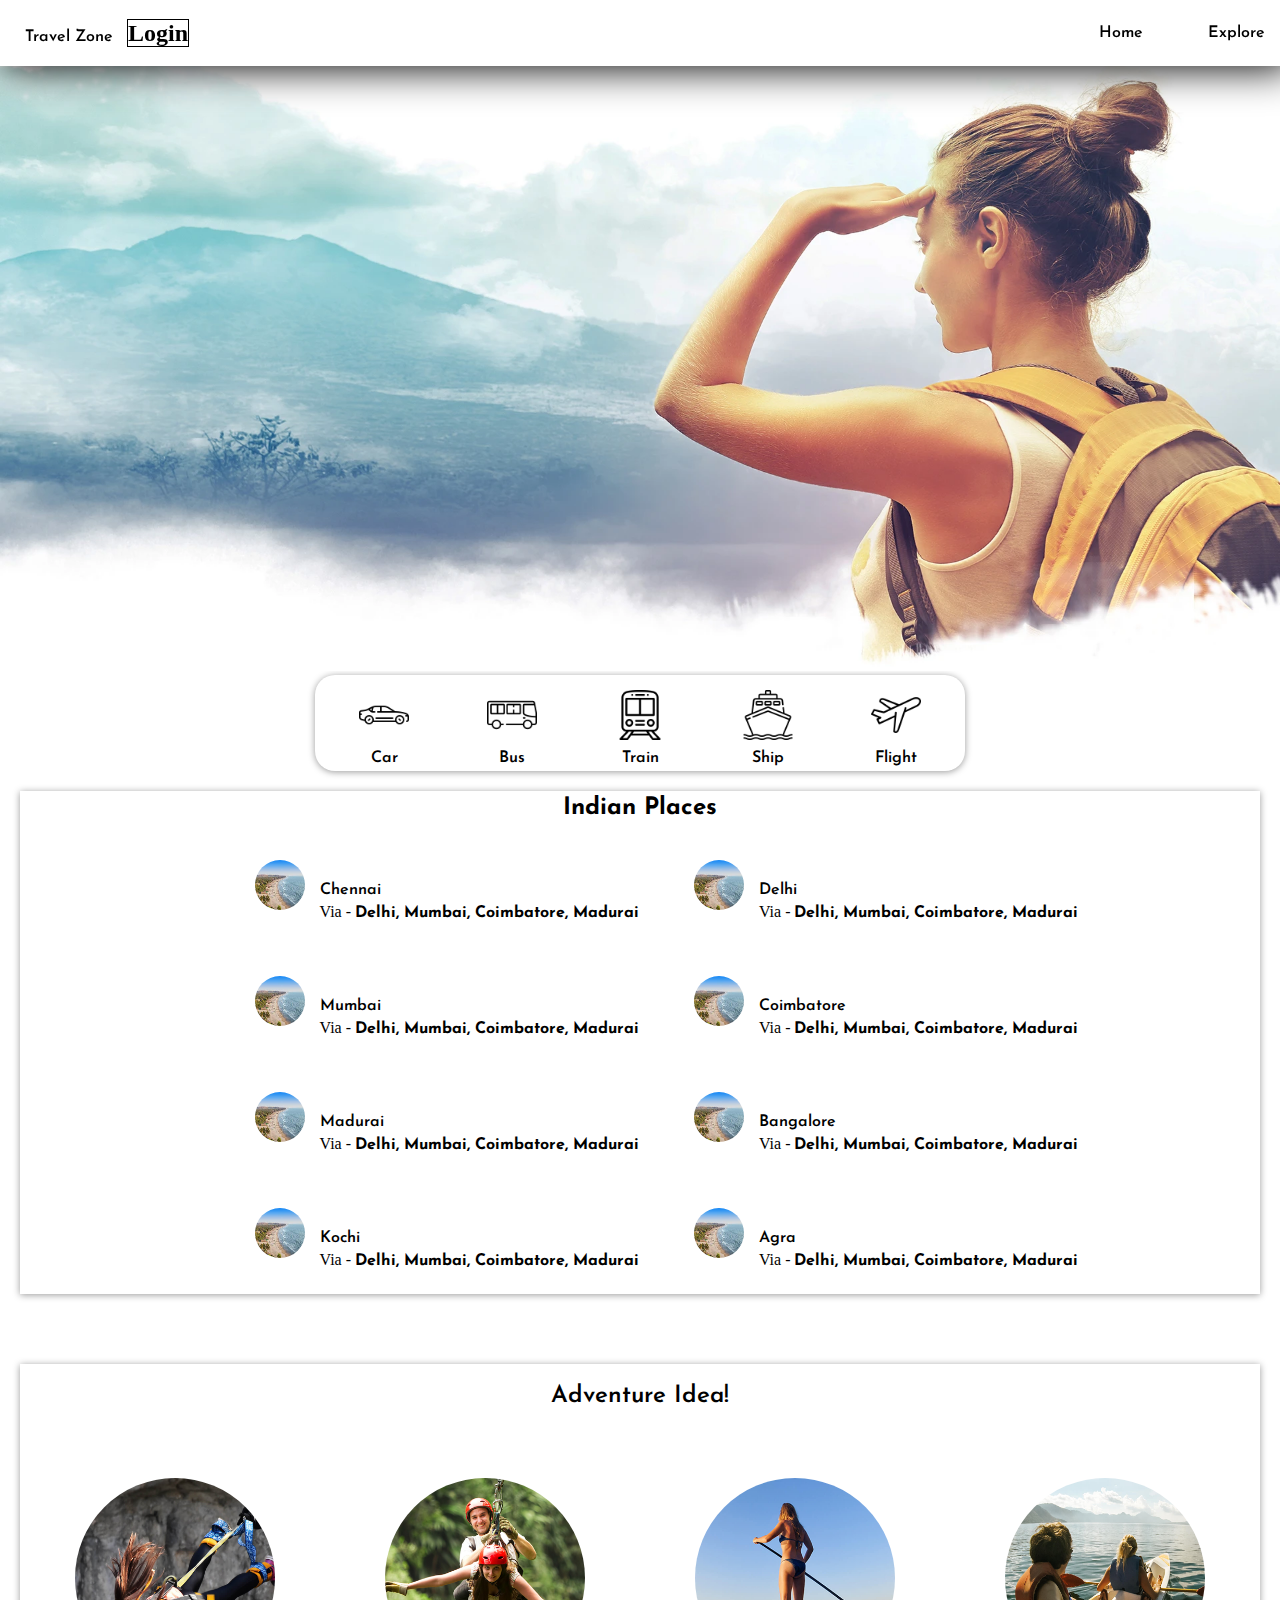
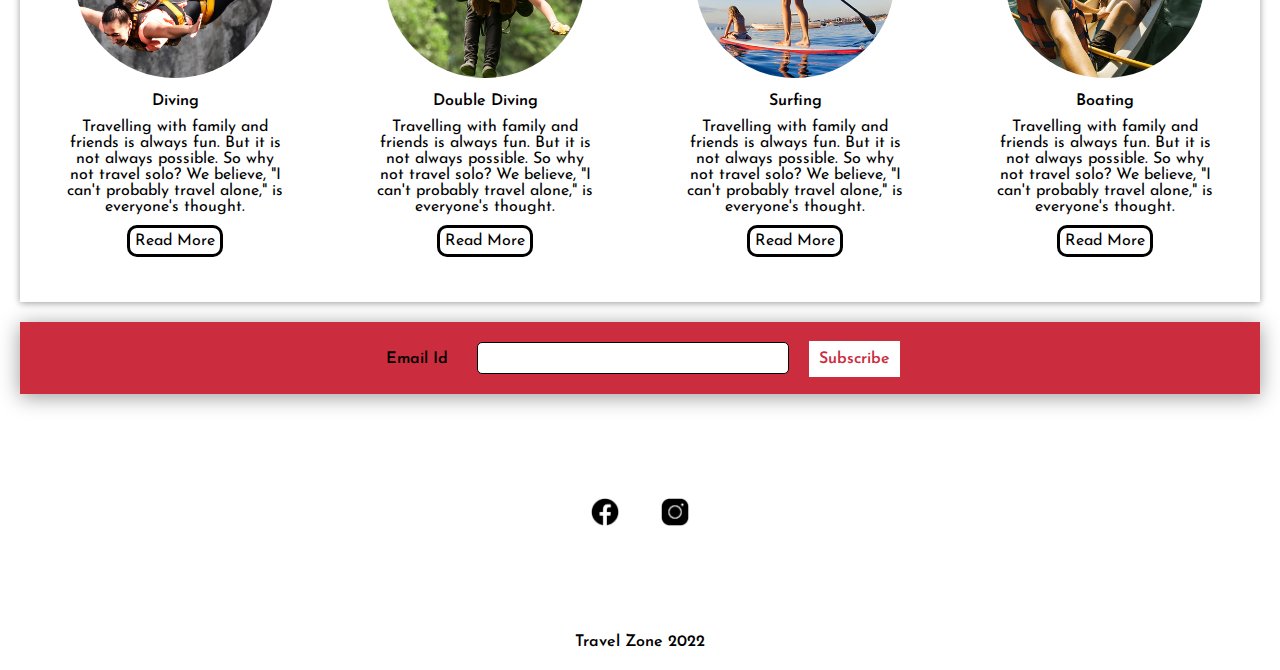
<file: Tour Website/Index.html>
<!DOCTYPE html>
<html lang="en">

<head>
    <meta charset="UTF-8">
    <meta http-equiv="X-UA-Compatible" content="IE=edge">
    <meta name="viewport" content="width=device-width, initial-scale=1.0">
    <title>Travel Zone</title>
    <link rel="stylesheet" href="./Style.css">

    <style>
        @import url('https://fonts.googleapis.com/css2?family=Josefin+Sans&display=swap');
    </style>
</head>

<body>
    <header class="head" id="head">
        <div class="headlis">
            <a href="./Index.html">Travel Zone</a>
            <span class="headlis1">Login</span>
        </div>
        <div class="resm">
            <img src="./images/bars.png" alt="Nav" class="bars" id="barsi" />
            <img src="./images/icons8-close-100.png" class="tclose" id="tclose"/>
        <ul id="heu">
            <li>Home</li>
            <li><a href="Index1.html">Explore</a></li>

            <!-- <li>offers</li> -->
            <!-- <li>About</li> -->
        </ul>
        
    </div>
    </header>
    <!-- <div class="resnav">
        <ul class="resnav1">
            <li>Home</li>
            <li><a href="Index1.html">Explore</a></li>
            <li>offers</li>
            <li>About</li>
        </ul>
    </div> -->
    <div class="heroimg">
        <img src="./images/home-bg-2.jpg" alt="" />
    </div>
    <ul class="traitem">
        <li><img src="./images/sedan.png" />Car</li>
        <li><img src="./images/bus.png" />Bus</li>
        <li><img src="./images/train.png" />Train</li>
        <li><img src="./images/ship.png" />Ship</li>
        <li><img src="./images/airplane.png" />Flight</li>
    </ul>
    <div class="travellist">
        <header class=" try">
            <h2>Indian Places</h2>
        </header>
        <div class="listname">
            <div class="listcont"><img src="./images/goa.jfif" />
                <div class="listlis">
                    <span class="listcity"><strong>Chennai</strong></span>
                    <span class="listrou">Via - <strong>Delhi, Mumbai, Coimbatore, Madurai</strong></span>
                </div>
            </div>
            <div class="listcont"><img src="./images/goa.jfif" />
                <div class="listlis">
                    <span class="listcity"><strong>Delhi</strong></span>
                    <span class="listrou">Via - <strong>Delhi, Mumbai, Coimbatore, Madurai</strong></span>
                </div>
            </div>
            <div class="listcont"><img src="./images/goa.jfif" />
                <div class="listlis">
                    <span class="listcity"><strong>Mumbai</strong></span>
                    <span class="listrou">Via - <strong>Delhi, Mumbai, Coimbatore, Madurai</strong></span>
                </div>
            </div>
            <div class="listcont"><img src="./images/goa.jfif" />
                <div class="listlis">
                    <span class="listcity"><strong>Coimbatore</strong></span>
                    <span class="listrou">Via - <strong>Delhi, Mumbai, Coimbatore, Madurai</strong></span>
                </div>
            </div>
            <div class="listcont"><img src="./images/goa.jfif" />
                <div class="listlis">
                    <span class="listcity"><strong>Madurai</strong></span>
                    <span class="listrou">Via - <strong>Delhi, Mumbai, Coimbatore, Madurai</strong></span>
                </div>
            </div>
            <div class="listcont"><img src="./images/goa.jfif" />
                <div class="listlis">
                    <span class="listcity"><strong>Bangalore</strong></span>
                    <span class="listrou">Via - <strong>Delhi, Mumbai, Coimbatore, Madurai</strong></span>
                </div>
            </div>
            <div class="listcont"><img src="./images/goa.jfif" />
                <div class="listlis">
                    <span class="listcity"><strong>Kochi</strong></span>
                    <span class="listrou">Via - <strong>Delhi, Mumbai, Coimbatore, Madurai</strong></span>
                </div>
            </div>
            <div class="listcont"><img src="./images/goa.jfif" />
                <div class="listlis">
                    <span class="listcity"><strong>Agra</strong></span>
                    <span class="listrou">Via - <strong>Delhi, Mumbai, Coimbatore, Madurai</strong></span>
                </div>
            </div>
        </div>

    </div>
    <div class="ideacol">
        <diV class="ideacol0">
            <h2>Adventure Idea!</h2>
        </diV>
        <div class="ideacol01">
            <div class="ideacol1">
                <img src="./images/category-1.jpg" alt="" />
                <h4>Diving</h4>
                <p>Travelling with family and friends is always fun. But it is not always possible. So why not travel
                    solo? We believe, "I can't probably travel alone," is everyone's thought.</p>
                <a href="">Read More</a>
            </div>
            <div class="ideacol1">
                <img src="./images/category-2.jpg" alt="" />
                <h4>Double Diving</h4>
                <p>Travelling with family and friends is always fun. But it is not always possible. So why not travel
                    solo? We believe, "I can't probably travel alone," is everyone's thought.</p>
                <a href="">Read More</a>
            </div>
            <div class="ideacol1">
                <img src="./images/category-3.jpg" alt="" />
                <h4>Surfing</h4>
                <p>Travelling with family and friends is always fun. But it is not always possible. So why not travel
                    solo? We believe, "I can't probably travel alone," is everyone's thought.</p>
                <a href="">Read More</a>
            </div>
            <div class="ideacol1">
                <img src="./images/category-4.jpg" alt="" />
                <h4>Boating</h4>
                <p>Travelling with family and friends is always fun. But it is not always possible. So why not travel
                    solo? We believe, "I can't probably travel alone," is everyone's thought.</p>
                <a href="">Read More</a>
            </div>
        </div>
    </div>
    <div class="mailent">
        <div class="mailent1">
            <label for="Email">Email Id</label>
            <input type="email" class="Email" id="Email" /><a class="subscbtn" id="subscbtn">Subscribe</a>
            <div class="out" id="out"> </div>

        </div>
    </div>
    <div class="linform">
        <div class="linform00">
            <h2 class="linform0">Welcome</h2>
            <span class="closei"><img src="./images/icons8-close-100.png"></span>
            <div class="linform1">
                <label for="Logf">Email or Phone Number</label>
                <input type="text" class="Logf">
            </div>
            <div class="linform2">
                <label for="logpass">Password</label>
                <input type="text" class="logpass">
            </div>
            <div class="login"><a>Log In</a></div>
        </div>
    </div>

    <footer>
        <div class="foot">
            <a href="https://www.instagram.com/"> <img src="./images/icons8-facebook-250.png" alt="" /></a>
            <a href="https://www.instagram.com/"><img src="./images/icons8-instagram-250.png" alt="" /></a>
        </div>
        <p class="foot1">Travel Zone 2022</p>
    </footer>

</body>
<script src="./Script.js"></script>

</html>
</file>
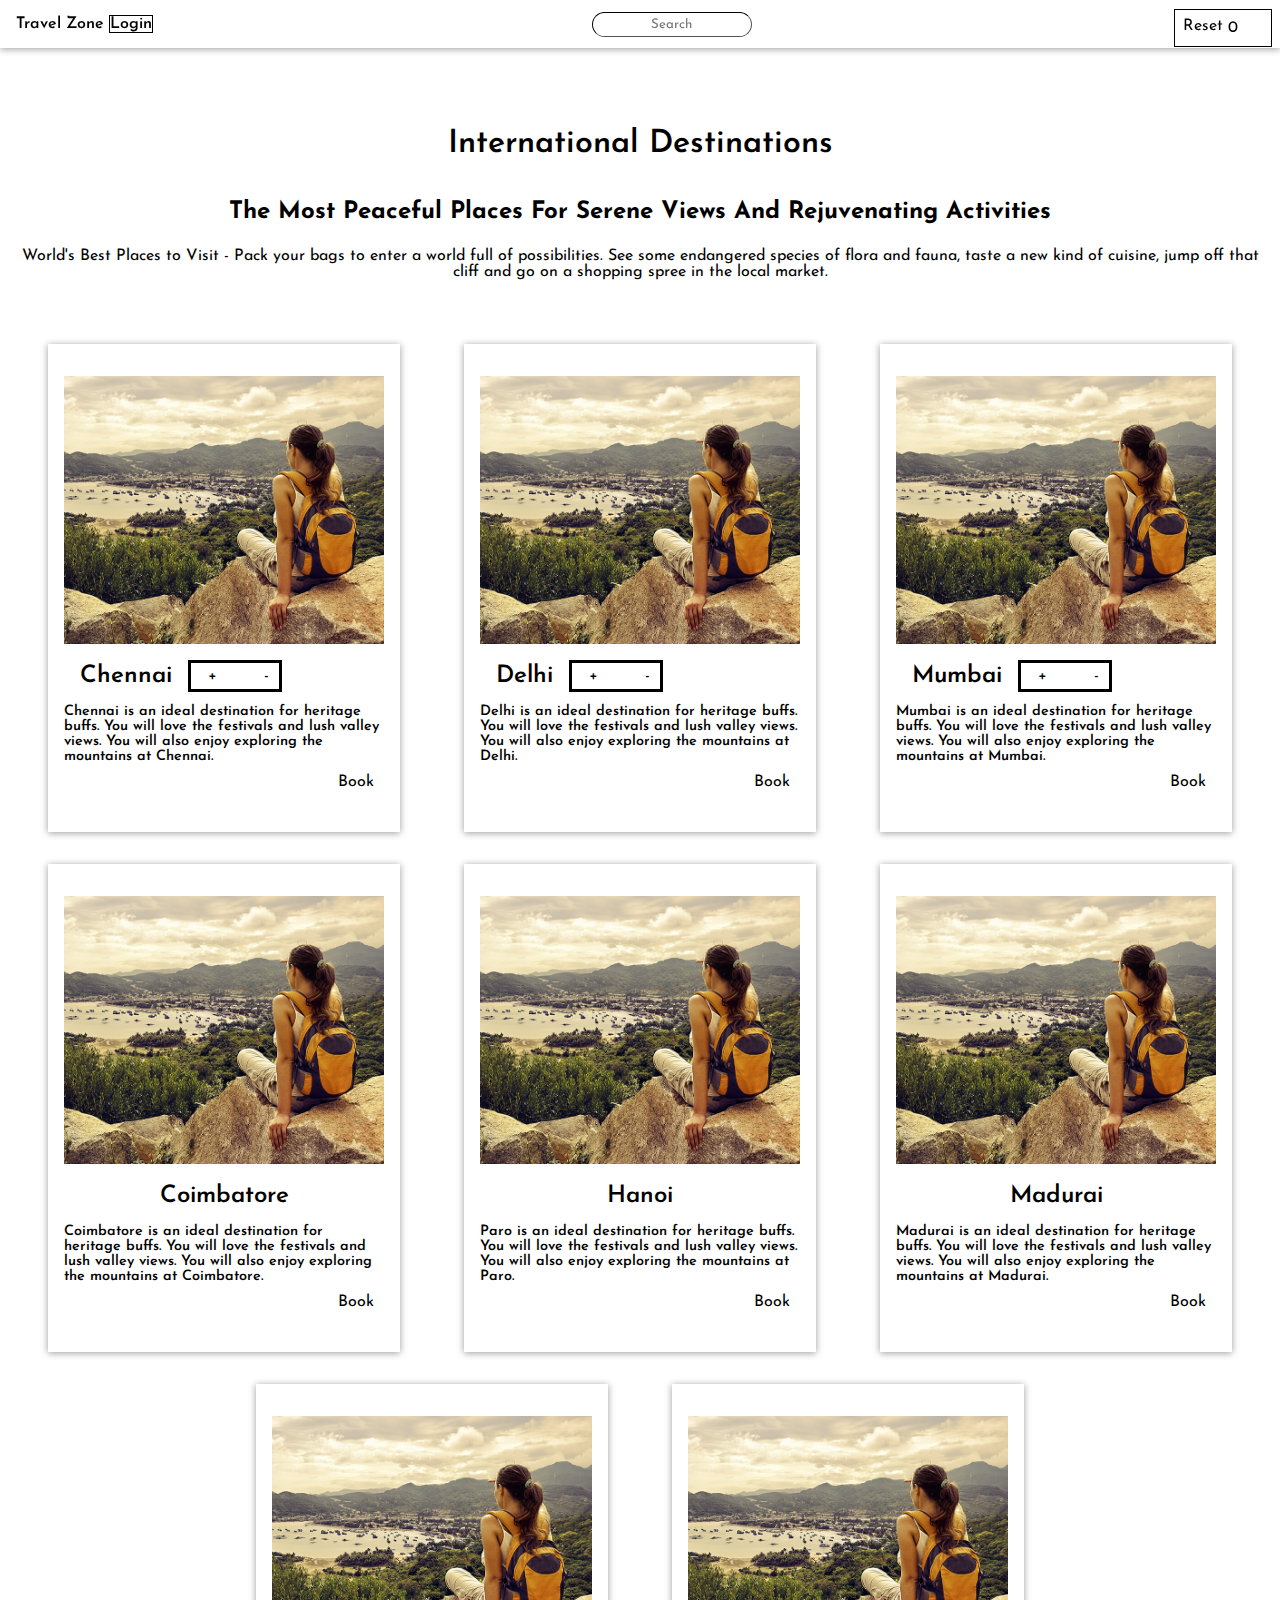
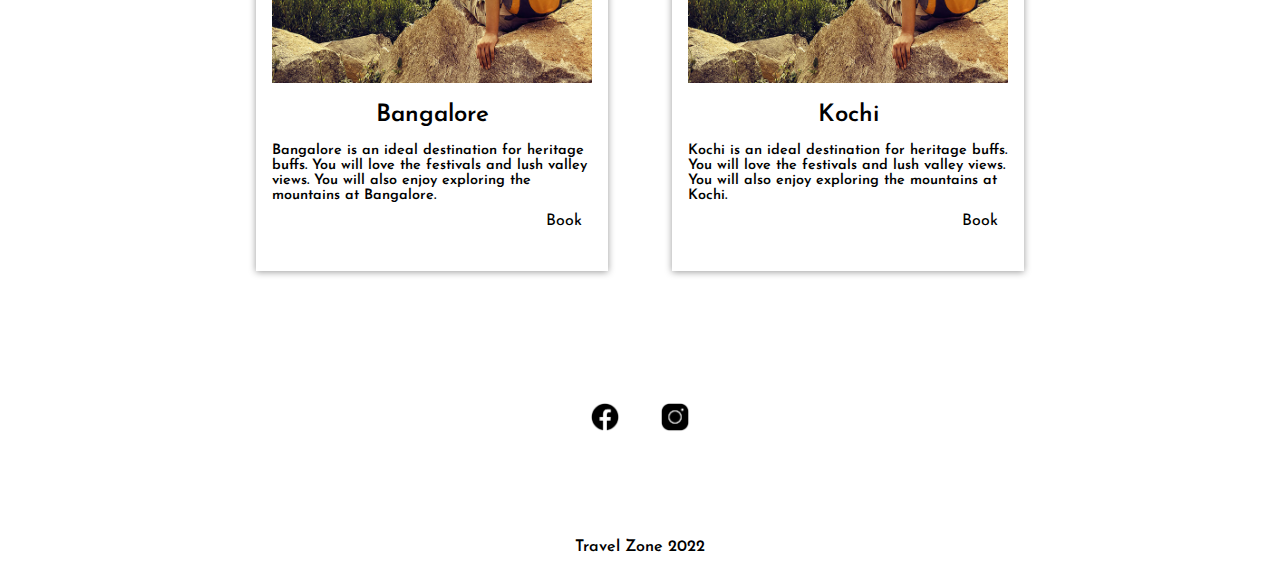
<file: Tour Website/Index1.html>
<!DOCTYPE html>
<html lang="en">

<head>
    <meta charset="UTF-8">
    <meta http-equiv="X-UA-Compatible" content="IE=edge">
    <meta name="viewport" content="width=device-width, initial-scale=1.0">
    <title>International Destinations</title>

    <!-- <link rel="stylesheet" href="./Style1.css"> -->
    <link rel="stylesheet" href="./Style1.5.css">
    <style>
        @import url('https://fonts.googleapis.com/css2?family=Josefin+Sans&display=swap');
    </style>
</head>

<body>

    <header class="head">
        <div class="toph2">
            <div class="headlis"><a href="./Index.html">Travel Zone</a>
                <span class="headlis1">Login</span>
            </div>

            <div class="headsear0" id="headsear0">
                <input type="text" class="headsear" id="headsear" placeholder="Search" />
            </div>
            <!-- <div class="totaltop">
                <a class="ins">Reset</a>
                <a class="total">0</a>
            </div> -->
            <div class="totaltop0">
                <div class="totaltop">
                    <div class="ins" id="ins">Reset</div>
                    <div class="total">0</div>
                    <!-- <div class="dropdt">-</div> -->
                </div>
                <div>
                    <ul class="droplist0">
                    </ul>
                </div>
            </div>





            <!-- <ul class="traitem0" id="traitem0">
                <li><img src="./images/sedan.png" />Car</li>
                <li><img src="./images/bus.png" />Bus</li>
                <li><img src="./images/train.png" />Train</li>
                <li><img src="./images/ship.png" />Ship</li>
                <li><img src="./images/airplane.png" />Flight</li>
            </ul> -->
        </div>
    </header>

    <div class="herodet">
        <a>International Destinations</a>
        <h2>The Most Peaceful Places For Serene Views And Rejuvenating Activities</h2>
        <p>World's Best Places to Visit - Pack your bags to enter a world full of possibilities. See some endangered
            species of flora and fauna, taste a new kind of cuisine, jump off that cliff and go on a shopping spree in
            the local market.</p>
    </div>
    <div class="listcontainer" id="listcontainer">
        <div class="listcontainer1" id="listcontainer1">
            <div class="detailcont" id="detailcont">
                <img src="./images/about-img.jpg" alt="place" />
                <div class="dcount">

                    <div class="dcount0">
                        <h2 class="contp">Chennai</h2>
                        <div class="inctab">
                            <span class="dcount1" id="dcount1">+</span>
                            <span class="dcount2"></span>
                            <span class="dcount3">-</span>
                        </div>
                    </div>
                </div>

                <p>Chennai is an ideal destination for heritage buffs. You will love the festivals and lush valley
                    views.
                    You
                    will also enjoy exploring the mountains at Chennai.</p>
                    <a href="./Payment.html"> <span>Book</span></a>
            </div>
            <div class="detailcont">
                <img src="./images/about-img.jpg" alt="place" />

                <div class="dcount0">
                    <h2 class="contp1">Delhi</h2>
                    <div class="inctab1">
                        <span class="dcount4">+</span>
                        <span class="dcount5"></span>
                        <span class="dcount6">-</span>
                    </div>
                </div>
                <p>Delhi is an ideal destination for heritage buffs. You will love the festivals and lush valley views.
                    You
                    will also enjoy exploring the mountains at Delhi.</p>
                <a href="./Payment.html"> <span>Book</span></a>
            </div>
            <div class="detailcont">
                <img src="./images/about-img.jpg" alt="place" />
                <div class="dcount0">
                    <h2 class="contp1">Mumbai</h2>
                    <div class="inctab1">
                        <span class="dcount4">+</span>
                        <span class="dcount5"></span>
                        <span class="dcount6">-</span>
                    </div>
                </div>

                <p>Mumbai is an ideal destination for heritage buffs. You will love the festivals and lush valley views.
                    You
                    will also enjoy exploring the mountains at Mumbai.</p>
                <a href="./Payment.html"> <span>Book</span></a>
            </div>
            <div class="detailcont">
                <img src="./images/about-img.jpg" alt="place" />
                <h2 class="contp">Coimbatore</h2>
                <p>Coimbatore is an ideal destination for heritage buffs. You will love the festivals and lush valley
                    views.
                    You
                    will also enjoy exploring the mountains at Coimbatore.</p>
                <a href="./Payment.html"> <span>Book</span></a>
            </div>
            <div class="detailcont">
                <img src="./images/about-img.jpg" alt="place" />
                <h2 class="contp">Hanoi</h2>
                <p>Paro is an ideal destination for heritage buffs. You will love the festivals and lush valley views.
                    You
                    will also enjoy exploring the mountains at Paro.</p>
                <a href="./Payment.html"> <span>Book</span></a>
            </div>
            <div class="detailcont">
                <img src="./images/about-img.jpg" alt="place" />
                <h2 class="contp">Madurai</h2>
                <p>Madurai is an ideal destination for heritage buffs. You will love the festivals and lush valley
                    views.
                    You
                    will also enjoy exploring the mountains at Madurai.</p>
                <a href="./Payment.html"> <span>Book</span></a>
            </div>
            <div class="detailcont">
                <img src="./images/about-img.jpg" alt="place" />
                <h2 class="contp">Bangalore</h2>
                <p>Bangalore is an ideal destination for heritage buffs. You will love the festivals and lush valley
                    views.
                    You
                    will also enjoy exploring the mountains at Bangalore.</p>
                <a href="./Payment.html"> <span>Book</span></a>
            </div>
            <div class="detailcont">
                <img src="./images/about-img.jpg" alt="place" />
                <h2 class="contp">Kochi</h2>
                <p>Kochi is an ideal destination for heritage buffs. You will love the festivals and lush valley views.
                    You
                    will also enjoy exploring the mountains at Kochi.</p>
                <a href="./Payment.html"> <span>Book</span></a>
            </div>
        </div>
    </div>
    <div class="linform">
        <div class="linform00">
            <h2 class="linform0">Welcome</h2>
            <span class="closei"><img src="./images/icons8-close-100.png"></span>
            <div class="linform1">
                <label for="Logf">Email or Phone Number</label>
                <input type="text" class="Logf">
            </div>
            <div class="linform2">
                <label for="logpass">Password</label>
                <input type="text" class="logpass">
            </div>
            <div class="login"><a>Log In</a></div>
        </div>
    </div>
    <footer>
        <div class="foot">
            <a href="https://www.instagram.com/"> <img src="./images/icons8-facebook-250.png" alt="" /></a>
            <a href="https://www.instagram.com/"><img src="./images/icons8-instagram-250.png" alt="" /></a>

        </div>
        <p class="foot1">Travel Zone 2022</p>
    </footer>
</body>
<script src="./Script1.js"></script>

</html>
</file>
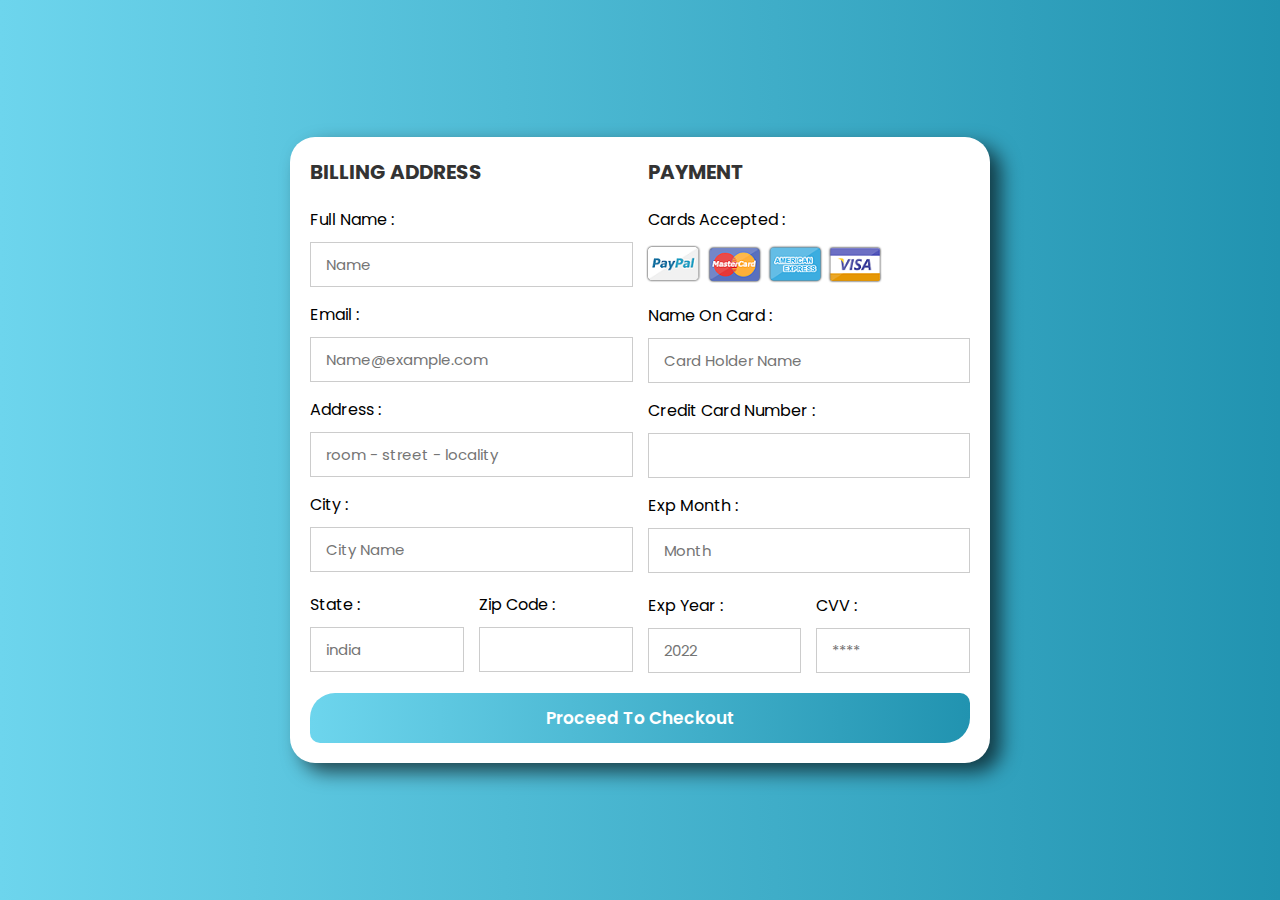
<file: Tour Website/Payment.html>
<!DOCTYPE html>
<html lang="en">
<head>
    <meta charset="UTF-8">
    <meta http-equiv="X-UA-Compatible" content="IE=edge">
    <meta name="viewport" content="width=device-width, initial-scale=1.0">
    
    <!-- custom css file link  -->
    <link rel="stylesheet" href="./Paystyle.css">

</head>
<body>

<div class="container">

    <form action="">

        <div class="row">

            <div class="col">

                <h3 class="title">billing address</h3>

                <div class="inputBox">
                    <span>full name :</span>
                    <input type="text" placeholder="Name">
                </div>
                <div class="inputBox">
                    <span>email :</span>
                    <input type="email" placeholder="Name@example.com">
                </div>
                <div class="inputBox">
                    <span>address :</span>
                    <input type="text" placeholder="room - street - locality">
                </div>
                <div class="inputBox">
                    <span>city :</span>
                    <input type="text" placeholder="City Name">
                </div>

                <div class="flex">
                    <div class="inputBox">
                        <span>state :</span>
                        <input type="text" placeholder="india">
                    </div>
                    <div class="inputBox">
                        <span>zip code :</span>
                        <input type="text" >
                    </div>
                </div>

            </div>

            <div class="col">

                <h3 class="title">payment</h3>

                <div class="inputBox">
                    <span>cards accepted :</span>
                    <img src="./Pay-images/card_img.png" alt="">
                </div>
                <div class="inputBox">
                    <span>name on card :</span>
                    <input type="text" placeholder="Card Holder Name">
                </div>
                <div class="inputBox">
                    <span>credit card number :</span>
                    <input type="number">
                </div>
                <div class="inputBox">
                    <span>exp month :</span>
                    <input type="text" placeholder="Month">
                </div>

                <div class="flex">
                    <div class="inputBox">
                        <span>exp year :</span>
                        <input type="number" placeholder="2022">
                    </div>
                    <div class="inputBox">
                        <span>CVV :</span>
                        <input type="text" placeholder="****">
                    </div>
                </div>

            </div>
    
        </div>

        <input type="submit" value="proceed to checkout" class="submit-btn">

    </form>

</div>    
    
</body>
</html>
</file>
<file: Tour Website/Style.css>
*{
    padding: 0;
    margin: 0;
}

.head{
    display: flex;
    flex-direction: row;
    justify-content: space-between;
    background-color: white;
    box-shadow: 2px 2px 40px black;
    padding: 5px;
    position: fixed;
    top: 0;
    width: 100%;
    z-index: 2;
    align-items: center;
}
.bars{
    display: none;
    height: 30px;
    width: fit-content;
    color: black;
    
    
    margin: 1rem;
    
}
.tclose{
    height: 30px;
    width: fit-content;
    position: relative;
    top: 0px;
    display: none;
}
.headlis{
    padding: 5px;
    margin: 5px;
    height: fit-content;
    align-items: center;
    
    top: 9px;
    cursor: pointer;
}
.headlis a{
    margin: 5px;
    padding: 5px;
    font-family: 'Josefin Sans', sans-serif;
    font-weight: 600;
}

.head ul{
    display: flex;
    flex-direction: row;
    justify-content: space-around;
    padding: 5px;
    margin: 5px;
    
    
}
.headlis1 {

    font-weight: 600;
    font-size: 1.5rem;
    border-style: solid;
    border-color: black;
    border-width: 0.1rem;
    cursor: pointer;
    height: fit-content;
}

.head li{
    list-style-type: none;
    margin: 5px;
    margin-left: 50px;
    padding: 5px;
    font-family: 'Josefin Sans', sans-serif;
    font-weight: 600;
    cursor: pointer;
    
}
.head a{
    text-decoration: none;
    color: black;
}
/* .resnav{
    display: flex;
    flex-direction: column;
   background-color: white;
   box-shadow: 0 1px 7px 0 rgb(0 0 0 / 40%);
   width: 10%;
z-index: 2;
}
.resnav1{
    margin: 1rem;
    list-style-type: none;
    display: flex;
    flex-direction: column;
    
    align-items: center;
}
.resnav1 li{
    padding: 0.5rem;
    text-decoration: none;
    cursor: pointer;
    font-weight: 600;
}
.resnav1 a{
    color: black;
    text-decoration: none;
    cursor: pointer;
} */
.heroimg{
   
    padding: 0;
}
.heroimg img{
    width: 100%;
    height: 100%;
    position: relative;
}

.traitem{
    display: flex;
    flex-direction: row;
    width: 50%;
    /* position: relative;
    left: 370px; */
    justify-content: space-around;
    background-color: rgb(255, 255, 255);
    box-shadow: 0 1px 7px 0 rgb(0 0 0 / 40%);
    /* margin: 5px; */
    margin: auto;
    padding: 5px;
    align-items: center;
    border-radius: 20px;
    font-weight: 600;
}
.traitem li{
    list-style-type: none;
    /* background-color: aqua; */
    display: flex;
    flex-direction: column;
    justify-content: space-around;
    text-align: center;
    cursor: pointer;
    font-family: 'Josefin Sans', sans-serif;
    

}

.traitem img{
    width: 50px;
    /* background-color: chocolate; */
    padding: 5px;
    margin: 5px;
    color: blue;
    
    
}
.travellist{
    margin: 20px;
    align-items: center;
    box-shadow: 0 1px 7px 0 rgb(0 0 0 / 40%);
}
.try{
    margin: 5px;
    padding: 5px;
    text-align: center;
    font-family: 'Josefin Sans', sans-serif;
    font-weight: 600;
}
.listname{
    display: flex;
    flex-wrap: wrap;
    margin-left: 3rem;
    justify-content: center;
    
}
.listcont{
    margin: 10px;
    padding: 10px;
    display: flex;
    flex-direction: row;
    cursor: pointer;
}
.listcont:hover{
    border-style: solid;
    border-width: 1px;
    
}
.listcont img{
    height: 50px;
    width: 50px;
    border-radius: 100%;
    margin: 5px;
    padding: 5px;

}
.listlis{
    display: flex;
    flex-direction: column;
    margin-top: 30px;
}
.listcity strong{
    padding: 5px;
    font-family: 'Josefin Sans', sans-serif;
    font-weight: 600;
}
.listrou{
    padding: 5px;
}
.listrou strong{
    font-family: 'Josefin Sans', sans-serif;
}
.ideacol{
    margin-top: 70px;
    padding: 0;
    box-shadow: 0 1px 7px 0 rgb(0 0 0 / 40%);
    margin-left: 20px;
    margin-right: 20px;
    align-content: center;
}
.ideacol0 h2{
    text-align: center;
    font-family: 'Josefin Sans', sans-serif;
    font-weight: 600;
    margin: 10px;
    padding: 10px;
}
.ideacol01{
display: flex;



}
.ideacol1{
    display: flex;
    flex-direction: column;
    margin: 20px;
    padding: 20px;
    align-items: center;
}
.ideacol1 img{
    height: 200px;
    width: 200px;
    border-radius: 100%;
    padding: 10px;
    cursor: pointer;
}
.ideacol1 h4{
    padding: 5px;
    font-family: 'Josefin Sans', sans-serif;
    font-weight: 600;
}
.ideacol1 p{
    padding: 5px;
    text-align: center;
    font-family: 'Josefin Sans', sans-serif;
    max-width: 30rem;
}
.ideacol1 a{
    margin: 5px;
    padding: 5px;
    font-family: 'Josefin Sans', sans-serif;
    color: black;
    text-decoration: none;
    border-style: solid;
    border-radius: 10px;
    text-align: center;
}

.ideacol1 a:hover{
    color: white;
    background-color: black;
}
.mailent{
    margin: 20px;
    padding: 10px;
    align-items: center;
    background-color: #cb2d3e;
    box-shadow: 0 3px 20px 0 rgb(0 0 0 / 40%);
    
}
.mailent1{
    width: fit-content;
    margin: 0;
    margin: auto;
}
.mailent label{
    font-family: 'Josefin Sans', sans-serif;
    font-weight: 600;
    margin: 10px;
    padding: 5px;
}
.mailent input{
    border-style: solid;
    border-width: 1px;
    border-color: black;
    border-radius: 5px;
    margin: 10px;
    padding: 5px;
    width: 300px;
    height: 20px;
}
 .out{
    background-color: white;
    padding: 8px;
    margin: 5px;
    text-align: center;
    font-family: 'Josefin Sans', sans-serif;
    font-weight: 600;
    color: #cb2d3e;
    display: none;
    


}
.mailent a{
    text-decoration: none;
    font-family: 'Josefin Sans', sans-serif;
    font-weight: 600;
    
    margin: 10px;
    padding: 10px;
    background-color: white;
    color:  #cb2d3e;
    cursor: pointer;
}
.mailent a:hover{
    color: white;
    background-color: #cb2d3e;
}

.foot{
    display: flex;
    flex-direction: row;
    height: 200px;
    align-items: center;
    justify-content: center;

}
.foot img{
    width: 30px;
    height: 30px;
    margin: 10px;
    padding: 10px;
    /* position: relative;
    left: 685px; */
    cursor: pointer;
}
.foot1 {
    text-align: center;
    margin: 10px;
    padding: 10px;
    font-family: 'Josefin Sans', sans-serif;
    font-weight: 600;
}

.linform {
    background-color: rgb(255, 255, 255);
    text-align: center;
    position: absolute;
    top: 20vw;
    left: 13vw;
    width: 70%;
    box-shadow: 0 1px 7px 0 rgb(0 0 0 / 40%);
    display: none;
    padding: 1vw;
    margin: 1rem;
    
    justify-content: center;
    align-items: center; 

}

.linform00 {}

.linform0 {
    font-weight: 600;
    font-size: 2rem;
    align-items: center;
    padding: 2rem;
}

.linform1 {
    display: flex;
    flex-direction: column;
    align-items: center;
    padding: 0.5rem;
}

.linform1 label {
    padding: 0.5rem;
    font-weight: 600;
    font-size: 1rem;
}

.linform1 input {
    max-width: 10rem;
    padding: 0.5rem;
    min-width: 10rem;
    border-radius: 2rem;
    border-style: none;
    margin-bottom: 1rem;
    box-shadow: 0 1px 7px 0 rgb(0 0 0 / 40%);
    font-weight: 600;
}

.linform2 {
    display: flex;
    flex-direction: column;
    align-items: center;
}

.linform2 label {
    padding: 0.5rem;
    font-weight: 600;
    font-size: 1rem;
}

.linform2 input {
    max-width: 10rem;
    padding: 0.5rem;
    margin-bottom: 1rem;
    min-width: 10rem;
    border-radius: 2rem;
    border-style: none;
    box-shadow: 0 1px 7px 0 rgb(0 0 0 / 40%);
    font-weight: 600;
}

.login {
    padding: 1rem;
    font-weight: 600;
    font-size: 1rem;
    background-color: rgb(255, 255, 255);

    padding: 1.5rem;
    text-align: center;
    align-items: center;
}

.login a {
    color: rgb(0, 0, 0);
    align-items: center;
    text-align: center;
    font-weight: 600;
    font-size: 1.5rem;
    cursor: pointer;
}

.closei {
    display: flex;
    justify-content: flex-end;
    position: relative;
    bottom: 6rem;
    cursor: pointer;
}

.closei img {
    max-width: 2vw;
    background-color: rgb(255, 255, 255);

}
@media only screen and (max-width: 1255px) {
    .ideacol01{
        justify-content: center;
        display: flex;
        flex-direction: row;
        flex-wrap: wrap;
    }
  }

  @media only screen and (max-width: 953px) {
    .listname{
        justify-content: center;
        flex-direction: row;
    }
  }
  @media only screen and (max-width: 551px) {
    .headlis{
        display: flex;
        flex-direction: row;
        padding: 0;
        
        
        
    }

    .headlis a {
        margin: auto;
        padding-left: 0.5rem;
        font-size: 1rem;
        
    }
   
    .traitem{
        
        min-width: fit-content;
        
    }
    .listname{
        display: flex;
        justify-content: center;
        flex-direction: row;
        margin: auto;
    }
    .listcont{
        display: flex;
        flex-direction: column;
        justify-content: center;
        align-items: center;
    }
    .listcont img{
        justify-content: center;
    }
    .mailent1{
        
        display: flex;
        flex-direction: column;
        justify-content: center;
        align-items: center;
        
    }
    .mailent input{
        max-width: fit-content;
        
        
    }
  }


  @media only screen and (max-width: 665px) {
    .head{
        align-items: center;
    }
    .resm{
        display: flex;
        flex-direction: column;
        justify-content: center;
        align-items: center;
        margin-right: 30px;
    }
    .head ul{
        display: none;
    }
    .head li{
        margin: 0;
    }
    .bars{
        display: block;
        margin: auto;
    }
    .traitem{
        
        min-width: fit-content;
        
    }
    .tclose{
        display: none;
    }
  }
</file>
<file: Tour Website/Style1.css>
* {
    padding: 0;
    margin: 0;
}

.head {
    display: flex;
    flex-direction: row;
    justify-content: space-between;
    background-color: white;
    box-shadow: 2px 2px 40px black;
    padding: 5px;
    position: fixed;
    top: 0;
    width: 100%;
    z-index: 2;
    height: 70px;
}

.headlis {
    padding: 5px;
    margin: 5px;
    height: fit-content;
    align-items: center;
    position: relative;
    top: 1.5vh;
    cursor: pointer;
    left: 0.1vw;
}

.headlis a {
    margin: 5px;
    padding: 5px;
    font-family: 'Josefin Sans', sans-serif;
    font-weight: 600;
}
.headlis1 {
    margin: 5px;
    padding: 5px;
    font-family: 'Josefin Sans', sans-serif;
    font-weight: 600;
    position: relative;
    top: 11px;
    cursor: pointer;
    left: -7vw;
    border-style: solid;
    border-width: 1.5px;
    width: fit-content;
    height: fit-content;

}
.headlis1:hover{
    background-color: black;
    color: white;
}
.headsear{
    height: 43%;
    position: relative;
    top: 16px;
    left: -12vw;
    border-style: solid;
    border-color: black;
    border-width: 1.5px;
    border-radius: 50px;
    font-family: 'Josefin Sans', sans-serif;
    font-weight: 300;
    text-align: center;


}
.totaltop{
    display: flex;
    flex-direction: row;
    position: relative;
    top: 11px;
    height: fit-content;
    margin: 5px;
    padding: 5px;
}
.total{
    
    height: 15px;
    width: 49px;
    font-family: 'Josefin Sans', sans-serif;
    font-weight: 600;
    padding: 5px;
    border-style: solid;
    border-width: 1.5px;
    text-align: center;
}
.ins{

    cursor: pointer;
    padding: 5px;
    height: 15px;
    font-family: 'Josefin Sans', sans-serif;
    font-weight: 600;
    border-style: solid;
    border-width: 1.5px;
}

.head ul {
    display: flex;
    flex-direction: row;
    justify-content: space-around;
    padding: 5px;
    margin: 3vw;
    margin-top: 0;
    padding-top: 0;


}

.head li {
    list-style-type: none;
    margin: 5px;
    margin-left: 50px;
    padding: 5px;
    font-family: 'Josefin Sans', sans-serif;
    font-weight: 600;
    cursor: pointer;

}

.traitem0 li {
    display: flex;
    flex-direction: column;
    text-align: center;
    margin-top: 0;
    padding-top: 0;
}

.traitem0 img {
    width: 40px;
    height: 40px;

}

.herodet {
    background-color: rgb(255, 255, 255);
    height: 300px;
    margin-top: 80px;
    box-shadow: 0 1px 7px 0 rgb(0 0 0 / 40%);
    width: 100%;
    
}

.herodet a {
    margin: 10px;
    padding: 10px;
    font-family: 'Josefin Sans', sans-serif;
    font-weight: 600;
    position: relative;
    top: 100px;
    left: 100px;
}

.herodet h2 {

    margin: 10px;
    padding: 10px;
    font-family: 'Josefin Sans', sans-serif;
    font-weight: 600;
    position: relative;
    top: 100px;
    left: 100px;
    width: fit-content;
}

.herodet p {
    margin: 10px;
    padding: 10px;
    font-family: 'Josefin Sans', sans-serif;
    font-weight: 600;
    display: flex;
    flex-wrap: wrap;
    position: relative;
    top: 100px;
    left: 100px;
    width: 80%;
}

.listcontainer{
background-color: rgb(255, 255, 255);
padding: 20px;
display: flex;
flex-direction: row;
flex-wrap: wrap;
justify-content: space-between;
box-shadow: 0 1px 7px 0 rgb(0 0 0 / 40%);

}

.detailcont{
    background-color: rgb(255, 255, 255);
    width: min-content;
    margin: 10px;
    padding: 10px;
    box-shadow: 0 1px 7px 0 rgb(0 0 0 / 40%);
    
}
.detailcont img{
    width: 400px;
    height: 250px;
    padding: 5px;
    border-style: none;
    border-radius: 30px

    
}
.dcount{
    display: flex;
    flex-direction: row;
}
.dcount0 {
    display: flex;
    flex-direction: row;
    background-color: rgb(255, 255, 255);
    padding: 2px;
    color: black;
    font-family: 'Josefin Sans', sans-serif;
    font-weight: 600;
    
   border-style: solid;
   border-width: 1px;
   border-color: black;
    align-items: center;
    
}
.dcount1{
   
    padding: 2px;
    
    border-right: 1px solid black;
    
}
.dcount2{
    padding: 2px;
    width: 20px;
text-align: center;
}
.dcount3{
    padding: 2px;
    border-left: 1px solid black;
}


.contp{
    font-family: 'Josefin Sans', sans-serif;
    font-weight: 600;
    padding: 5px;
    cursor: pointer;
    
}
.detailcont p{
    font-family: 'Josefin Sans', sans-serif;
    font-weight: 600;
    width: fit-content;
    padding: 5px;
}
.detailcont span{
    font-family: 'Josefin Sans', sans-serif;
    font-weight: 600;
    padding: 5px;
    display: flex;
    justify-content: right;
    cursor: pointer;
    color: rgb(0, 0, 0);
}

@media screen and (max-width:1200px) {
    .herodet h2{
        
    }
}
</file>
<file: Tour Website/Style1.5.css>
* {
    margin: 0;
    padding: 0;
    font-family: 'Josefin Sans', sans-serif;

}

.head {
    background-color: rgb(255, 255, 255);
    position: fixed;
    top: 0;
    left: 0;
    right: 0;
    z-index: 1000;

    box-shadow: 0 1px 7px 0 rgb(0 0 0 / 40%);

}

.toph2 {
    display: flex;
    justify-content: space-between;
align-items: center;




}
.totaltop0{
    display: flex;
    flex-direction: column;
    justify-content: center;
    align-items: center;
}

.headlis {
    height: max-content;
    align-items: center;
cursor: pointer;
    padding: 1rem 1rem;

}

.headlis1 {

    font-weight: 600;
    font-size: 1.5rem;
    border-style: solid;
    border-color: black;
    border-width: 0.1rem;
    cursor: pointer;
}

.headlis a {
    font-weight: 600;
    font-size: 1.5rem;
    text-decoration: none;
    color: black;
}

.headsear0 {
    margin: auto;

}

.headsear0 input {
    border-color: black;
    border-width: 0.1rem;
    padding: 5px 0;
    border-radius: 2rem;
    text-align: center;
}

.totaltop {
    border-style: solid;
    border-width: 0.1rem;
    display: flex;
    padding: 0.5rem;
    margin: 0.5rem;
    height: fit-content;
    width: 5rem;

}

.ins {
    /* border-style: solid;
    border-width: 0.1rem; */
    cursor: pointer;
    text-align: center;
}

.total {
    /* border-style: solid;
    border-width: 0.1rem; */
    padding: 0.1rem;
    width: 1rem;
    text-align: center;
}

.dropdt {
    width: 10px;
    /* border-style: solid;
    border-color: black; */
    border-width: 0.1rem;
    cursor: pointer;
    text-align: center;
    margin-left: 1rem;
}

.droplist {
    list-style-type: none;


}

.droplist0 {
    border-style: solid;
    border-width: 0.1rem;
    display: block;
    text-align: center;
    margin: 0.5rem;
    list-style: none;
    font-weight: 600;
    font-size: 1rem;
    max-height: 5rem;
    padding: 0.3rem;
    border-radius: 1rem;
    z-index: 2000;
    display: none;

}

.traitem0 {
    display: flex;

}

.traitem0 li {
    display: flex;
    flex-direction: column;
    margin: 2px 2rem;
    line-height: 1.5;
    font-weight: 600;
    text-align: center;
    cursor: pointer;
}

.traitem0 img {
    max-width: 2.5vw;
}


.herodet {
    margin-top: 6rem;
    text-align: center;
}

.herodet a {
    font-weight: 600;
    font-size: 2rem;
    line-height: 3;

}

.herodet h2 {
    padding: 0.5rem;
    max-width: 100%;
}

.herodet p {
    padding: 1rem;
}

.listcontainer {
    display: flex;
    /* max-width: 1500px;
    border-style: solid;
    border-color: aqua; */
    margin: 1rem auto;

    padding: 1rem 0.5rem;
}

.listcontainer1 {
    display: flex;
    flex-direction: row;
    flex-wrap: wrap;
    width: 100%;

    justify-content: center;


}

.detailcont {

    max-width: 20rem;
    margin: 1rem 2rem;
    padding: 2rem 1rem;
    box-shadow: 0 1px 7px 0 rgb(0 0 0 / 40%);

}

h2.contp {
    font-weight: 600;
    padding: 1rem;
    text-align: center;
}

h2.contp1, h2.contp2  {
    font-weight: 600;
    padding: 1rem;
    text-align: center;
}

.detailcont p {
    font-weight: 600;
    font-size: 0.9rem;
}

.detailcont span {
    font-family: 'Josefin Sans', sans-serif;
    min-width: 1rem;
    padding: 5px;
    display: flex;
    justify-content: right;
    cursor: pointer;
    color: rgb(0, 0, 0);
    text-decoration: none;
}
.detailcont  a{
    font-family: 'Josefin Sans', sans-serif;
    min-width: 1rem;
    padding: 5px;
    display: flex;
    justify-content: right;
    cursor: pointer;
    color: rgb(0, 0, 0);
    text-decoration: none;
}

.detailcont img {
    max-width: 20rem;
    object-fit: cover;
}

.dcount0 {
    display: flex;
    flex-direction: row;
    align-items: center;
}

.inctab1 {
    display: flex;
    background-color: rgb(255, 255, 255);
    border-style: solid;
    max-height: 1rem;
    align-items: center;
    padding: 0.3rem;
    min-width: 4rem;
}

.inctab {
    display: flex;
    background-color: rgb(255, 255, 255);
    border-style: solid;
    max-height: 1rem;
    align-items: center;
    padding: 0.3rem;
}

.linform {
    background-color: rgb(255, 255, 255);
    text-align: center;
    position: absolute;
    top: 20vw;
    left: 13vw;
    width: 70%;
    box-shadow: 0 1px 7px 0 rgb(0 0 0 / 40%);
    display: none;
    padding: 1vw;
    margin: 1rem;
    
    justify-content: center;
    align-items: center; 

}

.linform00 {}

.linform0 {
    font-weight: 600;
    font-size: 2rem;
    align-items: center;
    padding: 2rem;
}

.linform1 {
    display: flex;
    flex-direction: column;
    align-items: center;
    padding: 0.5rem;
}

.linform1 label {
    padding: 0.5rem;
    font-weight: 600;
    font-size: 1rem;
}

.linform1 input {
    max-width: 10rem;
    padding: 0.5rem;
    min-width: 10rem;
    border-radius: 2rem;
    border-style: none;
    margin-bottom: 1rem;
    box-shadow: 0 1px 7px 0 rgb(0 0 0 / 40%);
    font-weight: 600;
}

.linform2 {
    display: flex;
    flex-direction: column;
    align-items: center;
}

.linform2 label {
    padding: 0.5rem;
    font-weight: 600;
    font-size: 1rem;
}

.linform2 input {
    max-width: 10rem;
    padding: 0.5rem;
    margin-bottom: 1rem;
    min-width: 10rem;
    border-radius: 2rem;
    border-style: none;
    box-shadow: 0 1px 7px 0 rgb(0 0 0 / 40%);
    font-weight: 600;
}

.login {
    padding: 1rem;
    font-weight: 600;
    font-size: 1rem;
    background-color: rgb(255, 255, 255);

    padding: 1.5rem;
    text-align: center;
    align-items: center;
}

.login a {
    color: rgb(0, 0, 0);
    align-items: center;
    text-align: center;
    font-weight: 600;
    font-size: 1.5rem;
    cursor: pointer;
}

.closei {
    display: flex;
    justify-content: flex-end;
    position: relative;
    bottom: 6rem;
    cursor: pointer;
}

.closei img {
    max-width: 2vw;
    background-color: rgb(255, 255, 255);

}

.foot {
    display: flex;
    flex-direction: row;
    height: 200px;
    align-items: center;
    justify-content: center;

}

.foot img {
    width: 30px;
    height: 30px;
    margin: 10px;
    padding: 10px;
    /* position: relative;
    left: 685px; */
    cursor: pointer;
}

.foot1 {
    text-align: center;
    margin: 10px;
    padding: 10px;
    font-family: 'Josefin Sans', sans-serif;
    font-weight: 600;
}


@media only screen and (max-width: 1280px) {
    /* .toph2 {
        background-color: rebeccapurple;
    } */

    .listcontainer1 {
        margin: 0;
    }

    .headlis a {
        font-size: 1rem;
    }

    .headlis1 {
        font-size: 1rem;
    }

    .headsear0 {
        padding: 0;
        margin: auto;
    }

    .totaltop {
        font-size: 1rem;
        margin: 0;
        margin-top: 0.5rem;
        margin-right: 0.5rem;
    }
}

@media only screen and (max-width: 551px) {
    .toph2 {
        align-items: center;
        display: flex;
        justify-content: center;
    }
}

@media only screen and (max-width: 472px) {
    .toph2 {

        align-items: center;
    }
.totaltop0{
    display: flex;
    flex-direction: column;
    justify-content: center;
    align-items: center;
}
    .headlis {
        display: flex;
        flex-direction: column;
    }
    .headsear0{
        box-sizing: border-box;
        padding: auto;
    }
    .headlis1 {
        margin-top: 0.5rem;
    }

    .totaltop {
        box-sizing: border-box;
        padding: 1rem;
    }
}
@media only screen and (max-width: 361px) {
    .toph2 {
        
    }
    .headlis a{
        font-size: 0.8rem;
    }
    .headlis1{
        font-size: 0.8rem;
    }
    .totaltop{
        font-size: 0.8rem;
        
    }
    .droplist0{
        font-size: 0.8rem;
    }
    .totaltop0{
        display: flex;
        flex-direction: column;
        align-items: center;
        justify-content: center;
    }
}
</file>
<file: Tour Website/Paystyle.css>
@import url('https://fonts.googleapis.com/css2?family=Poppins:wght@100;300;400;500;600&display=swap');

* {
  font-family: 'Poppins', sans-serif;
  margin: 0;
  padding: 0;
  box-sizing: border-box;
  outline: none;
  border: none;
  text-transform: capitalize;
  transition: all .2s linear;
}

.container {
  display: flex;
  justify-content: center;
  align-items: center;
  padding: 25px;
  min-height: 100vh;
  background: #2193b0;
  /* fallback for old browsers */
  background: -webkit-linear-gradient(to right, #6dd5ed, #2193b0);
  /* Chrome 10-25, Safari 5.1-6 */
  background: linear-gradient(to right, #6dd5ed, #2193b0);
  /* W3C, IE 10+/ Edge, Firefox 16+, Chrome 26+, Opera 12+, Safari 7+ */

}

.container form {
  padding: 20px;
  width: 700px;
  background: #fff;
  box-shadow: rgb(0 0 0 / 64%) 11px 9px 19px 0px;
  border-radius: 25px ;
}

.container form .row {
  display: flex;
  flex-wrap: wrap;
  gap: 15px;
}

.container form .row .col {
  flex: 1 1 250px;
}

.container form .row .col .title {
  font-size: 20px;
  color: #333;
  padding-bottom: 5px;
  text-transform: uppercase;
}

.container form .row .col .inputBox {
  margin: 15px 0;
}

.container form .row .col .inputBox span {
  margin-bottom: 10px;
  display: block;
}

.container form .row .col .inputBox input {
  width: 100%;
  border: 1px solid #ccc;
  padding: 10px 15px;
  font-size: 15px;
  text-transform: none;
}

.container form .row .col .inputBox input:focus {
  border: 1px solid #000;
}

.container form .row .col .flex {
  display: flex;
  gap: 15px;
}

.container form .row .col .flex .inputBox {
  margin-top: 5px;
}

.container form .row .col .inputBox img {
  height: 34px;
  margin-top: 5px;
  filter: drop-shadow(0 0 1px #000);
}

.container form .submit-btn {
  width: 100%;
  padding: 12px;
  font-size: 17px;
  background: #2193b0;
  /* fallback for old browsers */
  background: -webkit-linear-gradient(to right, #6dd5ed, #2193b0);
  /* Chrome 10-25, Safari 5.1-6 */
  background: linear-gradient(to right, #6dd5ed, #2193b0);
  /* W3C, IE 10+/ Edge, Firefox 16+, Chrome 26+, Opera 12+, Safari 7+ */
font-weight: 600;
  color: #fff;
  margin-top: 5px;
  cursor: pointer;
  border-radius: 25px 10px;
}

.container form .submit-btn:hover {
  background: #2ecc71;
  border-radius: 25px 10px;
}
</file>
